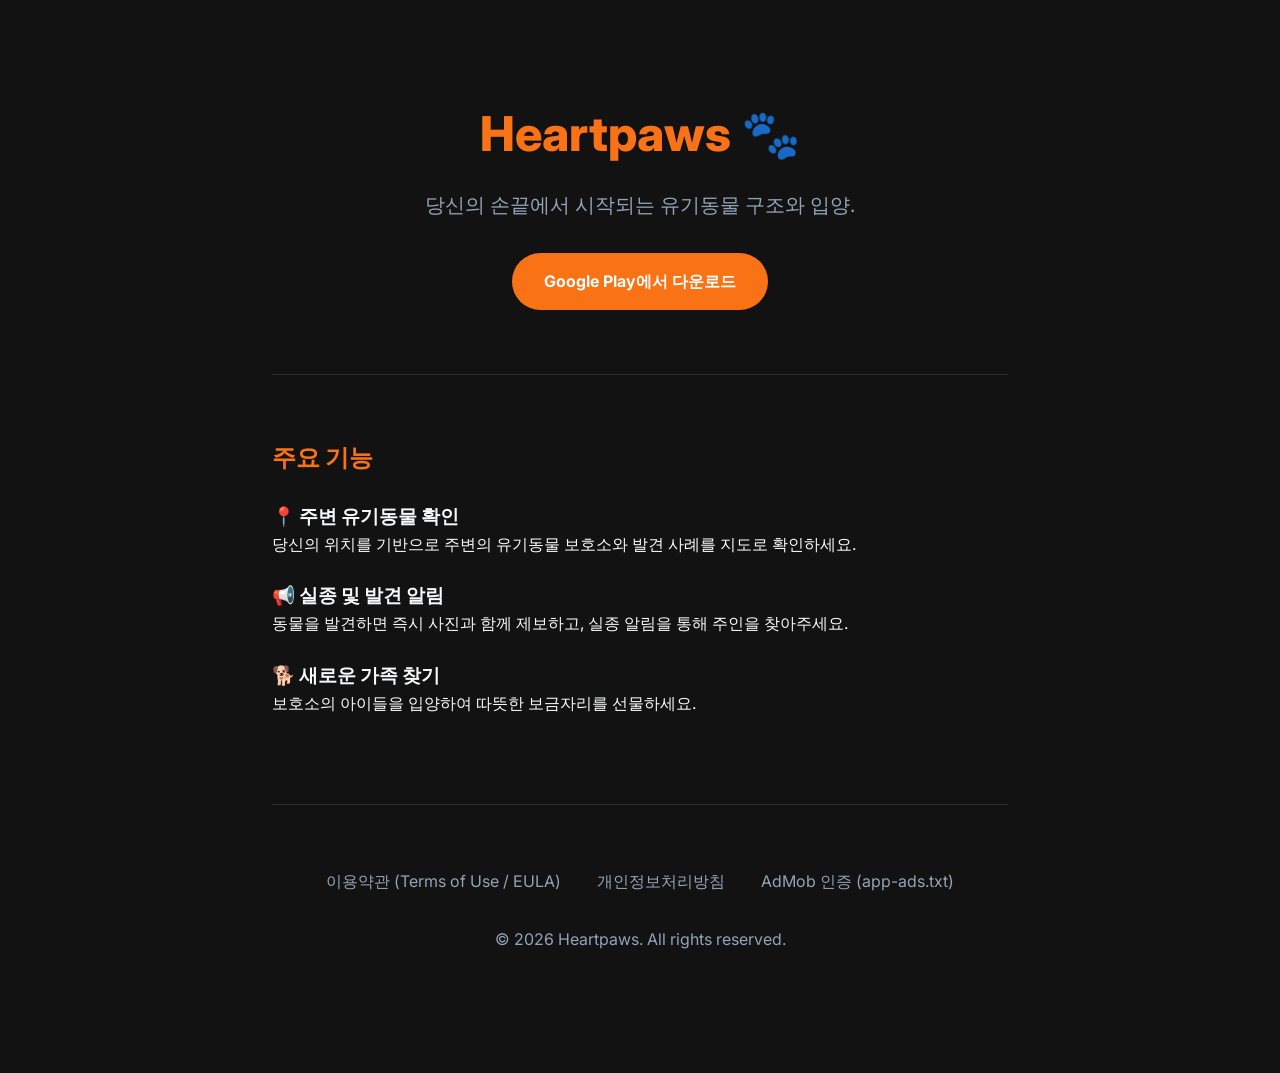
<file: index.html>
<!DOCTYPE html>
<html lang="ko">
<head>
    <meta charset="UTF-8">
    <meta name="viewport" content="width=device-width, initial-scale=1.0">
    <title>Heartpaws - Adopt and Protect Stray Animals</title>
    <link rel="stylesheet" href="styles.css">
    <link rel="preconnect" href="https://fonts.googleapis.com">
    <link rel="preconnect" href="https://fonts.gstatic.com" crossorigin>
    <link href="https://fonts.googleapis.com/css2?family=Inter:wght@400;700;800&display=swap" rel="stylesheet">
</head>
<body>
    <div class="container">
        <header>
            <h1>Heartpaws 🐾</h1>
            <p class="tagline">당신의 손끝에서 시작되는 유기동물 구조와 입양.</p>
            <a href="https://play.google.com/store/apps/details?id=com.heartpaws.app" class="cta-button">Google Play에서 다운로드</a>
        </header>

        <section id="features">
            <h2>주요 기능</h2>
            <div class="feature-card">
                <h3>📍 주변 유기동물 확인</h3>
                <p>당신의 위치를 기반으로 주변의 유기동물 보호소와 발견 사례를 지도로 확인하세요.</p>
            </div>
            <div class="feature-card">
                <h3>📢 실종 및 발견 알림</h3>
                <p>동물을 발견하면 즉시 사진과 함께 제보하고, 실종 알림을 통해 주인을 찾아주세요.</p>
            </div>
            <div class="feature-card">
                <h3>🐕 새로운 가족 찾기</h3>
                <p>보호소의 아이들을 입양하여 따뜻한 보금자리를 선물하세요.</p>
            </div>
        </section>

        <footer>
            <div class="links">
                <a href="heartpaws-terms.html">이용약관 (Terms of Use / EULA)</a>
                <a href="heartpaws-privacy.html">개인정보처리방침</a>
                <a href="app-ads.txt">AdMob 인증 (app-ads.txt)</a>
            </div>
            <p>&copy; 2026 Heartpaws. All rights reserved.</p>
        </footer>
    </div>
</body>
</html>
</file>
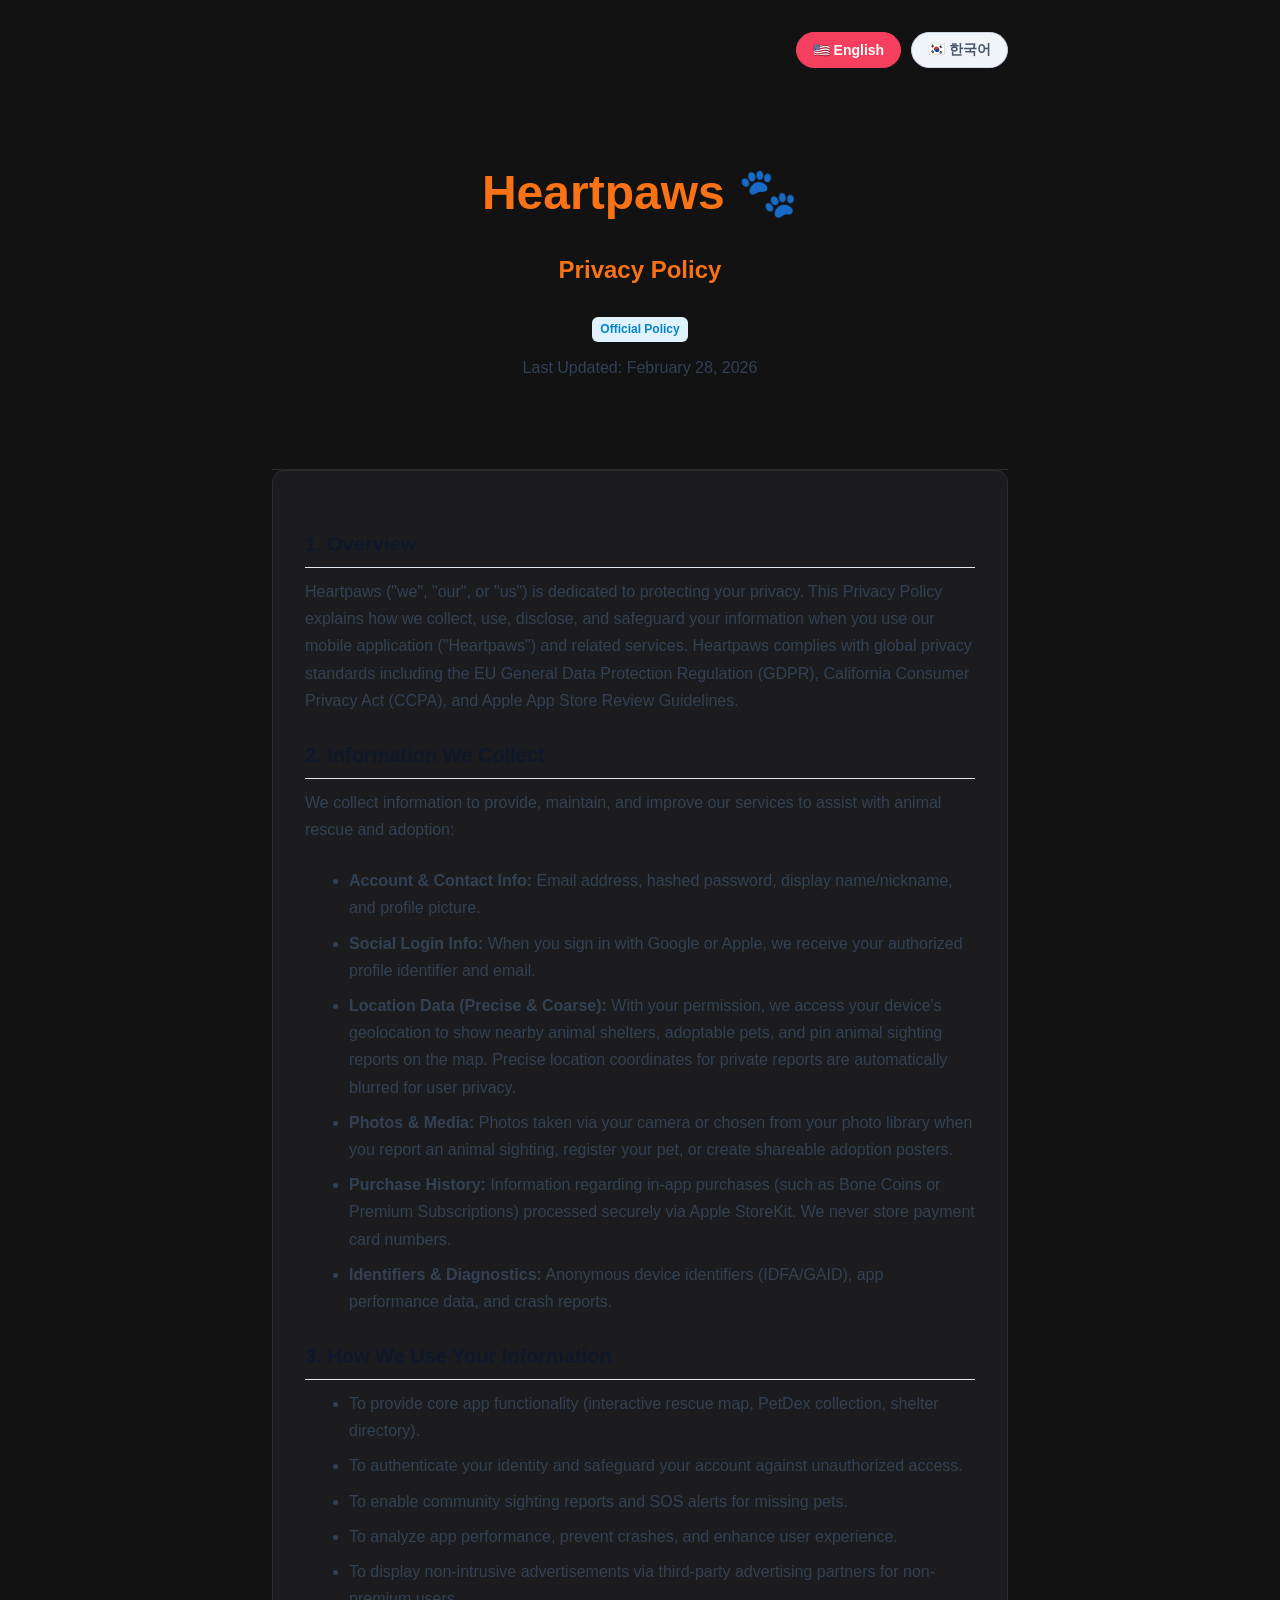
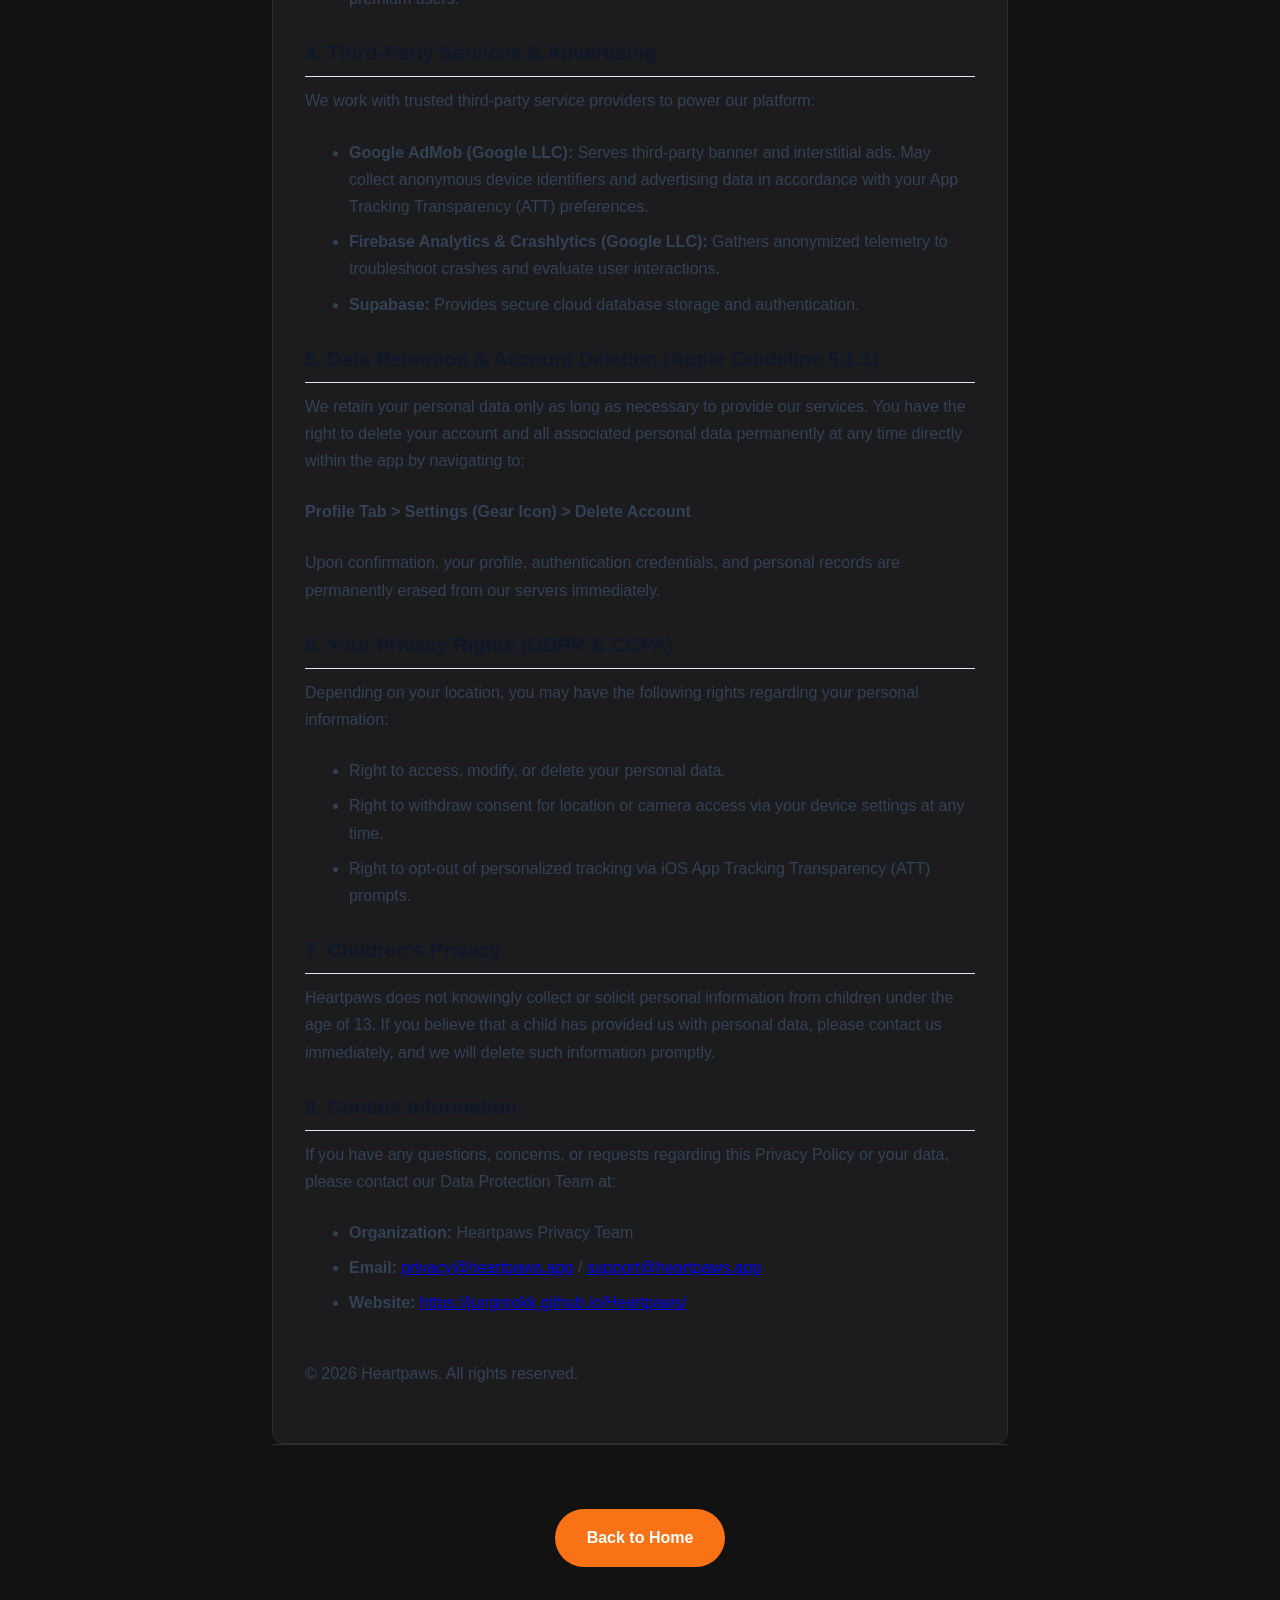
<file: heartpaws-privacy.html>
<!DOCTYPE html>
<html lang="en">
<head>
    <meta charset="UTF-8">
    <meta name="viewport" content="width=device-width, initial-scale=1.0">
    <title>Privacy Policy - Heartpaws</title>
    <link rel="stylesheet" href="styles.css">
    <style>
        .lang-switch {
            display: flex;
            justify-content: flex-end;
            gap: 10px;
            margin-bottom: 20px;
        }
        .lang-btn {
            background-color: #f1f5f9;
            color: #475569;
            border: 1px solid #cbd5e1;
            padding: 8px 16px;
            border-radius: 20px;
            font-size: 14px;
            font-weight: 600;
            cursor: pointer;
            transition: all 0.2s ease;
        }
        .lang-btn.active {
            background-color: #f43f5e;
            color: #ffffff;
            border-color: #f43f5e;
        }
        .privacy-section {
            line-height: 1.7;
            color: #334155;
        }
        .privacy-section h3 {
            color: #0f172a;
            margin-top: 24px;
            margin-bottom: 10px;
            font-size: 1.25rem;
            border-bottom: 1px solid #e2e8f0;
            padding-bottom: 6px;
        }
        .privacy-section ul {
            padding-left: 20px;
            margin-bottom: 16px;
        }
        .privacy-section li {
            margin-bottom: 8px;
        }
        .badge {
            display: inline-block;
            background: #e0f2fe;
            color: #0284c7;
            font-size: 12px;
            font-weight: 700;
            padding: 2px 8px;
            border-radius: 6px;
            margin-bottom: 12px;
        }
    </style>
</head>
<body>
    <div class="container">
        <div class="lang-switch">
            <button class="lang-btn active" onclick="setLanguage('en')">🇺🇸 English</button>
            <button class="lang-btn" onclick="setLanguage('ko')">🇰🇷 한국어</button>
        </div>

        <!-- ENGLISH PRIVACY POLICY -->
        <div id="policy-en" class="privacy-section">
            <header>
                <h1>Heartpaws 🐾</h1>
                <h2>Privacy Policy</h2>
                <span class="badge">Official Policy</span>
                <p>Last Updated: February 28, 2026</p>
            </header>

            <section class="privacy-body">
                <h3>1. Overview</h3>
                <p>Heartpaws ("we", "our", or "us") is dedicated to protecting your privacy. This Privacy Policy explains how we collect, use, disclose, and safeguard your information when you use our mobile application ("Heartpaws") and related services. Heartpaws complies with global privacy standards including the EU General Data Protection Regulation (GDPR), California Consumer Privacy Act (CCPA), and Apple App Store Review Guidelines.</p>

                <h3>2. Information We Collect</h3>
                <p>We collect information to provide, maintain, and improve our services to assist with animal rescue and adoption:</p>
                <ul>
                    <li><strong>Account & Contact Info:</strong> Email address, hashed password, display name/nickname, and profile picture.</li>
                    <li><strong>Social Login Info:</strong> When you sign in with Google or Apple, we receive your authorized profile identifier and email.</li>
                    <li><strong>Location Data (Precise & Coarse):</strong> With your permission, we access your device's geolocation to show nearby animal shelters, adoptable pets, and pin animal sighting reports on the map. Precise location coordinates for private reports are automatically blurred for user privacy.</li>
                    <li><strong>Photos & Media:</strong> Photos taken via your camera or chosen from your photo library when you report an animal sighting, register your pet, or create shareable adoption posters.</li>
                    <li><strong>Purchase History:</strong> Information regarding in-app purchases (such as Bone Coins or Premium Subscriptions) processed securely via Apple StoreKit. We never store payment card numbers.</li>
                    <li><strong>Identifiers & Diagnostics:</strong> Anonymous device identifiers (IDFA/GAID), app performance data, and crash reports.</li>
                </ul>

                <h3>3. How We Use Your Information</h3>
                <ul>
                    <li>To provide core app functionality (interactive rescue map, PetDex collection, shelter directory).</li>
                    <li>To authenticate your identity and safeguard your account against unauthorized access.</li>
                    <li>To enable community sighting reports and SOS alerts for missing pets.</li>
                    <li>To analyze app performance, prevent crashes, and enhance user experience.</li>
                    <li>To display non-intrusive advertisements via third-party advertising partners for non-premium users.</li>
                </ul>

                <h3>4. Third-Party Services & Advertising</h3>
                <p>We work with trusted third-party service providers to power our platform:</p>
                <ul>
                    <li><strong>Google AdMob (Google LLC):</strong> Serves third-party banner and interstitial ads. May collect anonymous device identifiers and advertising data in accordance with your App Tracking Transparency (ATT) preferences.</li>
                    <li><strong>Firebase Analytics & Crashlytics (Google LLC):</strong> Gathers anonymized telemetry to troubleshoot crashes and evaluate user interactions.</li>
                    <li><strong>Supabase:</strong> Provides secure cloud database storage and authentication.</li>
                </ul>

                <h3>5. Data Retention & Account Deletion (Apple Guideline 5.1.1)</h3>
                <p>We retain your personal data only as long as necessary to provide our services. You have the right to delete your account and all associated personal data permanently at any time directly within the app by navigating to:</p>
                <p><strong>Profile Tab &gt; Settings (Gear Icon) &gt; Delete Account</strong></p>
                <p>Upon confirmation, your profile, authentication credentials, and personal records are permanently erased from our servers immediately.</p>

                <h3>6. Your Privacy Rights (GDPR & CCPA)</h3>
                <p>Depending on your location, you may have the following rights regarding your personal information:</p>
                <ul>
                    <li>Right to access, modify, or delete your personal data.</li>
                    <li>Right to withdraw consent for location or camera access via your device settings at any time.</li>
                    <li>Right to opt-out of personalized tracking via iOS App Tracking Transparency (ATT) prompts.</li>
                </ul>

                <h3>7. Children's Privacy</h3>
                <p>Heartpaws does not knowingly collect or solicit personal information from children under the age of 13. If you believe that a child has provided us with personal data, please contact us immediately, and we will delete such information promptly.</p>

                <h3>8. Contact Information</h3>
                <p>If you have any questions, concerns, or requests regarding this Privacy Policy or your data, please contact our Data Protection Team at:</p>
                <ul>
                    <li><strong>Organization:</strong> Heartpaws Privacy Team</li>
                    <li><strong>Email:</strong> <a href="mailto:privacy@heartpaws.app">privacy@heartpaws.app</a> / <a href="mailto:support@heartpaws.app">support@heartpaws.app</a></li>
                    <li><strong>Website:</strong> <a href="https://jungmokk.github.io/Heartpaws/">https://jungmokk.github.io/Heartpaws/</a></li>
                </ul>

                <br>
                <p>&copy; 2026 Heartpaws. All rights reserved.</p>
            </section>
        </div>

        <!-- KOREAN PRIVACY POLICY -->
        <div id="policy-ko" class="privacy-section" style="display: none;">
            <header>
                <h1>Heartpaws 🐾</h1>
                <h2>개인정보처리방침</h2>
                <span class="badge">공식 방침</span>
                <p>최종 수정일: 2026년 2월 28일</p>
            </header>

            <section class="privacy-body">
                <h3>1. 개요</h3>
                <p>Heartpaws(이하 "회사")는 이용자의 개인정보를 소중하게 생각하며, 「개인정보 보호법」 및 글로벌 개인정보 보호 가이드라인(GDPR, CCPA, Apple App Store 심사 기준)을 철저히 준수합니다. 본 개인정보처리방침은 회사가 수집하는 정보의 항목, 이용 목적, 보관 기간 및 이용자의 권리에 대해 설명합니다.</p>

                <h3>2. 수집하는 개인정보 항목</h3>
                <ul>
                    <li><strong>계정 및 연락처:</strong> 이메일 주소, 암호화된 비밀번호, 표시 이름(닉네임), 프로필 사진</li>
                    <li><strong>소셜 로그인 정보:</strong> Google, Apple 로그인 시 제공되는 고유 식별자 및 이메일</li>
                    <li><strong>위치 정보:</strong> 내 주변 동물보호소 및 입양 동물 탐색, 유기동물 발견 제보 핀 등록을 위한 GPS 좌표 (개인정보 보호를 위해 비공개 제보 시 좌표는 자동 블러 처리됩니다)</li>
                    <li><strong>사진 및 미디어:</strong> 카메라로 촬영하거나 앨범에서 선택한 동물 사진 (제보, 펫 프로필 등록, 입양 홍보 포스터 생성용)</li>
                    <li><strong>인앱 결제 내역:</strong> Apple StoreKit을 통해 안전하게 처리되는 코인 및 구독 결제 내역 (신용카드 번호는 개발자가 일체 보관하지 않습니다)</li>
                    <li><strong>기기 및 진단 정보:</strong> 익명 광고 식별자(IDFA), 앱 오류 및 크래시 로그</li>
                </ul>

                <h3>3. 개인정보의 수집 및 이용 목적</h3>
                <ul>
                    <li>서비스 기본 기능 제공 (유기동물 지도 확인, 도감 수집, 보호소 연락망)</li>
                    <li>회원 가입, 로그인 인증 및 계정 보안 유지</li>
                    <li>동네 유기동물 제보 등록 및 실종 펫 SOS 알림 발송</li>
                    <li>앱 성능 개선, 버그 수정 및 안정성 유지</li>
                    <li>무료 이용자를 위한 맞춤형 광고 노출 (Google AdMob)</li>
                </ul>

                <h3>4. 제3자 서비스 및 광고 사업자</h3>
                <ul>
                    <li><strong>Google AdMob:</strong> 배너 및 전면 광고 제공 (이용자의 추적 동의(ATT) 설정에 따라 익명 광고 식별자 활용)</li>
                    <li><strong>Firebase Analytics & Crashlytics:</strong> 앱 이용 통계 및 크래시 분석</li>
                    <li><strong>Supabase:</strong> 안전한 클라우드 데이터베이스 및 사용자 인증 서비스</li>
                </ul>

                <h3>5. 개인정보 보유 및 즉시 삭제 (계정 탈퇴)</h3>
                <p>이용자는 언제든지 앱 내에서 본인의 계정 및 모든 관련 데이터를 즉시 영구 삭제할 수 있습니다:</p>
                <p><strong>프로필 탭 &gt; 설정 (톱니바퀴 아이콘) &gt; 계정 탈퇴 (Delete Account)</strong></p>
                <p>탈퇴 시 서버에 저장된 이용자의 프로필, 인증 정보 및 개인 데이터는 즉각 파기됩니다.</p>

                <h3>6. 이용자의 권리 및 거부 방법</h3>
                <p>이용자는 언제든지 기기 설정에서 위치 및 카메라 접근 권한을 철회하거나, iOS '추적 요청 금지' 설정을 통해 맞춤형 광고 추적을 거부할 수 있습니다.</p>

                <h3>7. 개인정보 보호책임자 및 문의처</h3>
                <ul>
                    <li><strong>담당:</strong> Heartpaws 개인정보 보호팀</li>
                    <li><strong>이메일:</strong> <a href="mailto:privacy@heartpaws.app">privacy@heartpaws.app</a> / <a href="mailto:support@heartpaws.app">support@heartpaws.app</a></li>
                    <li><strong>웹사이트:</strong> <a href="https://jungmokk.github.io/Heartpaws/">https://jungmokk.github.io/Heartpaws/</a></li>
                </ul>

                <br>
                <p>&copy; 2026 Heartpaws. All rights reserved.</p>
            </section>
        </div>

        <footer>
            <a href="index.html" class="cta-button" id="home-link">Back to Home</a>
        </footer>
    </div>

    <script>
        function setLanguage(lang) {
            const enPolicy = document.getElementById('policy-en');
            const koPolicy = document.getElementById('policy-ko');
            const homeLink = document.getElementById('home-link');
            const buttons = document.querySelectorAll('.lang-btn');

            if (lang === 'ko') {
                enPolicy.style.display = 'none';
                koPolicy.style.display = 'block';
                homeLink.textContent = '홈으로 돌아가기';
                buttons[0].classList.remove('active');
                buttons[1].classList.add('active');
                document.documentElement.lang = 'ko';
            } else {
                enPolicy.style.display = 'block';
                koPolicy.style.display = 'none';
                homeLink.textContent = 'Back to Home';
                buttons[0].classList.add('active');
                buttons[1].classList.remove('active');
                document.documentElement.lang = 'en';
            }
        }
    </script>
</body>
</html>
</file>
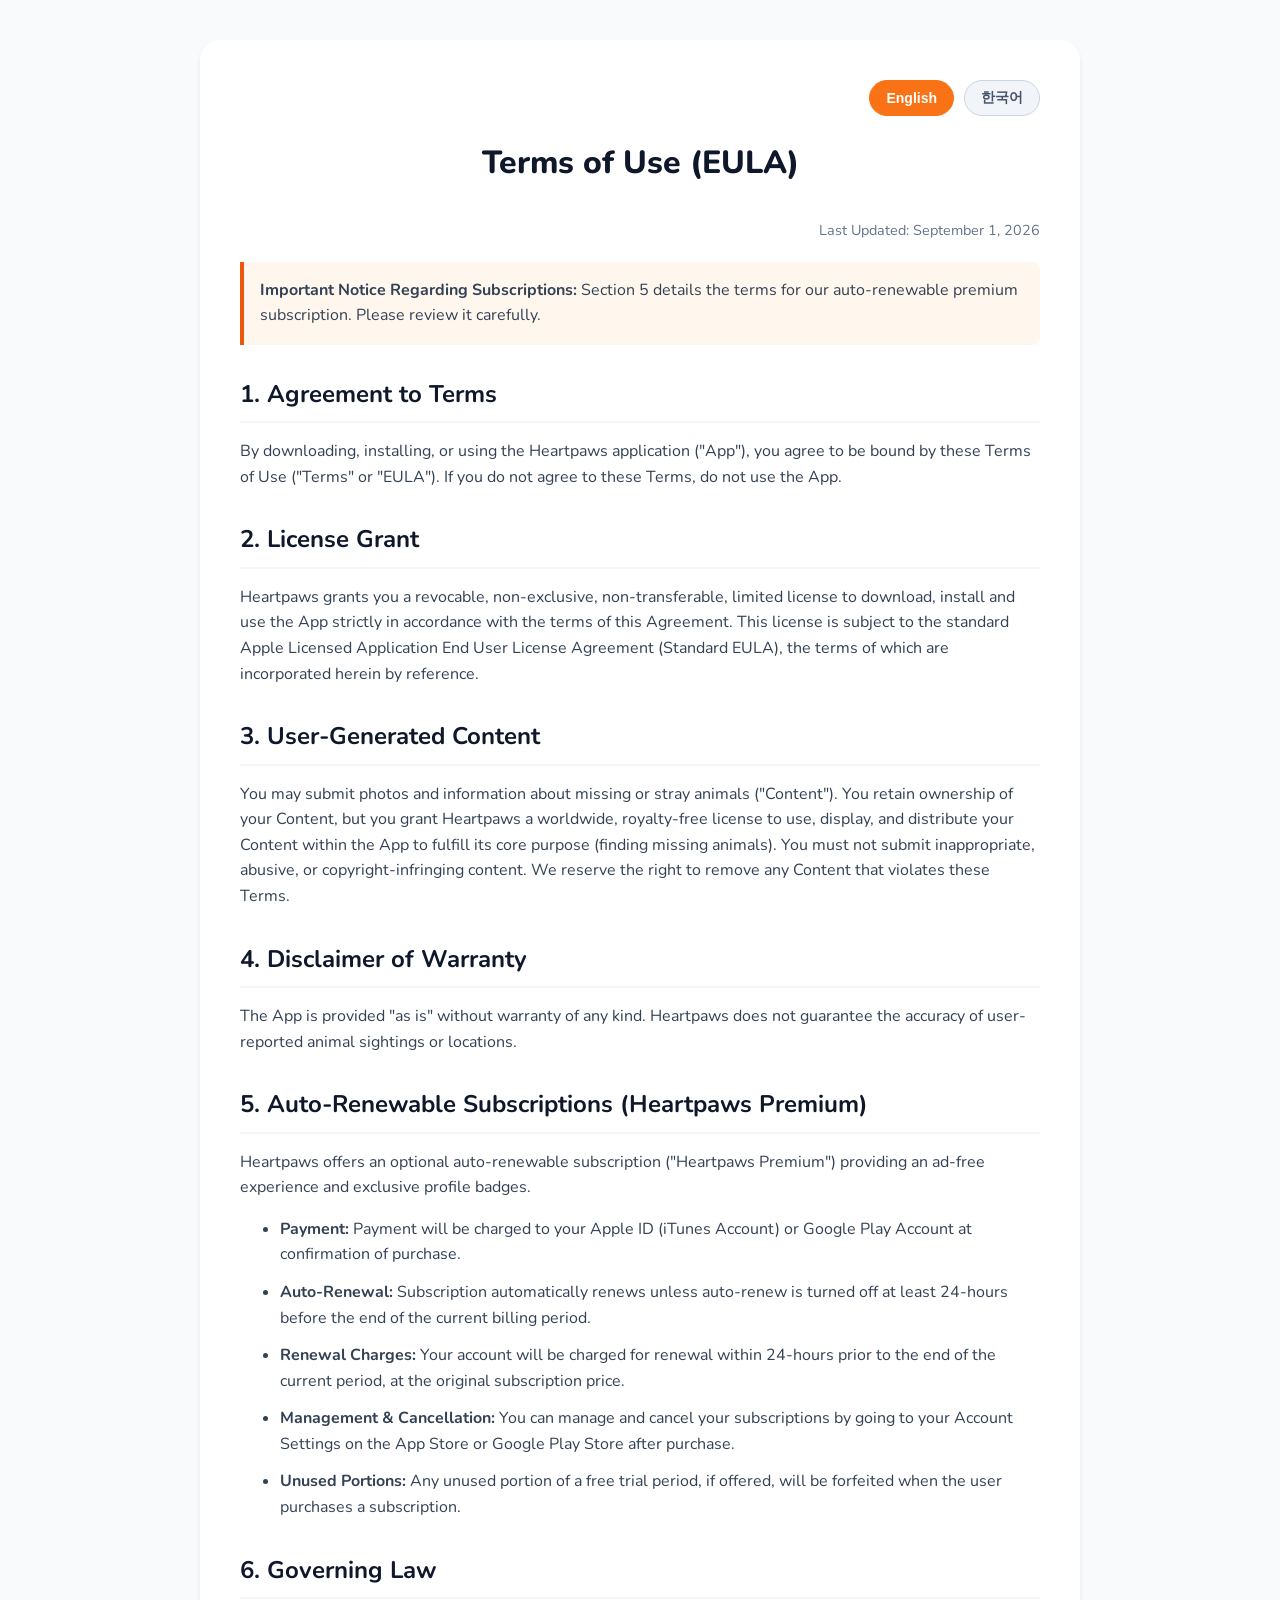
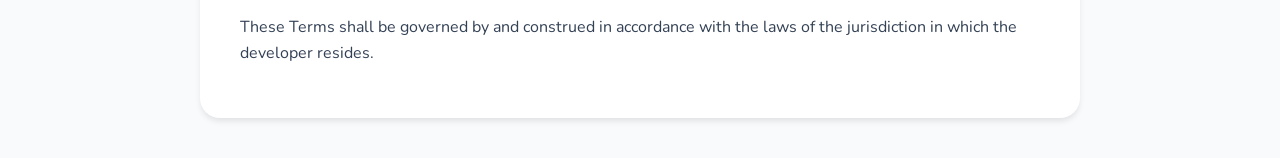
<file: heartpaws-terms.html>
<!DOCTYPE html>
<html lang="en">
<head>
    <meta charset="UTF-8">
    <meta name="viewport" content="width=device-width, initial-scale=1.0">
    <title>Terms of Use (EULA) - Heartpaws</title>
    <link href="https://fonts.googleapis.com/css2?family=Nunito:wght@400;600;700;800&family=Noto+Sans+KR:wght@400;500;700&display=swap" rel="stylesheet">
    <style>
        body { font-family: 'Nunito', 'Noto Sans KR', sans-serif; line-height: 1.6; color: #334155; background-color: #f8fafc; margin: 0; padding: 0; }
        .container { max-width: 800px; margin: 40px auto; background: white; padding: 40px; border-radius: 20px; box-shadow: 0 4px 6px -1px rgba(0, 0, 0, 0.1); }
        h1 { color: #0f172a; text-align: center; margin-bottom: 30px; font-weight: 800; }
        h2 { color: #0f172a; margin-top: 30px; margin-bottom: 12px; border-bottom: 2px solid #f1f5f9; padding-bottom: 8px; font-weight: 700; }
        h3 { color: #1e293b; margin-top: 20px; margin-bottom: 8px; font-weight: 600; }
        p, ul, li { margin-bottom: 12px; }
        .lang-switch { display: flex; justify-content: flex-end; gap: 10px; margin-bottom: 20px; }
        .lang-btn { background-color: #f1f5f9; color: #475569; border: 1px solid #cbd5e1; padding: 8px 16px; border-radius: 20px; font-size: 14px; font-weight: 600; cursor: pointer; transition: all 0.2s ease; }
        .lang-btn.active { background-color: #f97316; color: #ffffff; border-color: #f97316; }
        .last-updated { text-align: right; color: #64748b; font-size: 0.9em; margin-bottom: 20px; }
        .content-en, .content-ko { display: none; }
        .content-en.active, .content-ko.active { display: block; }
        .alert-box { background-color: #fff7ed; border-left: 4px solid #ea580c; padding: 16px; margin: 20px 0; border-radius: 0 8px 8px 0; }
    </style>
</head>
<body>
    <div class="container">
        <div class="lang-switch">
            <button class="lang-btn active" onclick="switchLang('en')" id="btn-en">English</button>
            <button class="lang-btn" onclick="switchLang('ko')" id="btn-ko">한국어</button>
        </div>
        <div id="content-en" class="content-en active">
            <h1>Terms of Use (EULA)</h1>
            <div class="last-updated">Last Updated: September 1, 2026</div>
            <div class="alert-box">
                <strong>Important Notice Regarding Subscriptions:</strong> Section 5 details the terms for our auto-renewable premium subscription. Please review it carefully.
            </div>
            <h2>1. Agreement to Terms</h2>
            <p>By downloading, installing, or using the Heartpaws application ("App"), you agree to be bound by these Terms of Use ("Terms" or "EULA"). If you do not agree to these Terms, do not use the App.</p>
            <h2>2. License Grant</h2>
            <p>Heartpaws grants you a revocable, non-exclusive, non-transferable, limited license to download, install and use the App strictly in accordance with the terms of this Agreement. This license is subject to the standard Apple Licensed Application End User License Agreement (Standard EULA), the terms of which are incorporated herein by reference.</p>
            <h2>3. User-Generated Content</h2>
            <p>You may submit photos and information about missing or stray animals ("Content"). You retain ownership of your Content, but you grant Heartpaws a worldwide, royalty-free license to use, display, and distribute your Content within the App to fulfill its core purpose (finding missing animals). You must not submit inappropriate, abusive, or copyright-infringing content. We reserve the right to remove any Content that violates these Terms.</p>
            <h2>4. Disclaimer of Warranty</h2>
            <p>The App is provided "as is" without warranty of any kind. Heartpaws does not guarantee the accuracy of user-reported animal sightings or locations.</p>
            <h2>5. Auto-Renewable Subscriptions (Heartpaws Premium)</h2>
            <p>Heartpaws offers an optional auto-renewable subscription ("Heartpaws Premium") providing an ad-free experience and exclusive profile badges.</p>
            <ul>
                <li><strong>Payment:</strong> Payment will be charged to your Apple ID (iTunes Account) or Google Play Account at confirmation of purchase.</li>
                <li><strong>Auto-Renewal:</strong> Subscription automatically renews unless auto-renew is turned off at least 24-hours before the end of the current billing period.</li>
                <li><strong>Renewal Charges:</strong> Your account will be charged for renewal within 24-hours prior to the end of the current period, at the original subscription price.</li>
                <li><strong>Management & Cancellation:</strong> You can manage and cancel your subscriptions by going to your Account Settings on the App Store or Google Play Store after purchase.</li>
                <li><strong>Unused Portions:</strong> Any unused portion of a free trial period, if offered, will be forfeited when the user purchases a subscription.</li>
            </ul>
            <h2>6. Governing Law</h2>
            <p>These Terms shall be governed by and construed in accordance with the laws of the jurisdiction in which the developer resides.</p>
        </div>
        <div id="content-ko" class="content-ko">
            <h1>이용약관 (EULA)</h1>
            <div class="last-updated">최종 수정일: 2026년 9월 1일</div>
            <div class="alert-box">
                <strong>정기구독에 관한 중요 안내:</strong> 제5조에서 자동 갱신형 프리미엄 구독에 대한 조건을 자세히 설명하고 있습니다. 주의 깊게 확인해 주시기 바랍니다.
            </div>
            <h2>1. 약관의 동의</h2>
            <p>Heartpaws 애플리케이션(이하 "앱")을 다운로드, 설치 또는 사용함으로써 귀하는 본 이용약관(이하 "약관" 또는 "EULA")에 동의하게 됩니다. 동의하지 않으실 경우 앱을 사용하실 수 없습니다.</p>
            <h2>2. 라이선스 부여</h2>
            <p>Heartpaws는 귀하에게 본 약관에 따라 앱을 다운로드, 설치 및 사용할 수 있는 제한적 라이선스를 부여합니다. 본 라이선스는 Apple의 표준 라이선스 애플리케이션 최종 사용자 라이선스 계약(Standard EULA)의 적용을 받으며, 해당 조항은 본 약관에 참조로 포함됩니다.</p>
            <h2>3. 사용자 생성 콘텐츠</h2>
            <p>귀하는 유기동물 또는 실종 동물에 대한 사진과 정보("콘텐츠")를 등록할 수 있습니다. 귀하는 콘텐츠의 소유권을 유지하지만, Heartpaws가 앱의 핵심 목적(동물 찾기)을 달성하기 위해 앱 내에서 귀하의 콘텐츠를 사용, 표시 및 배포할 수 있는 권리를 부여합니다.</p>
            <h2>4. 보증 부인</h2>
            <p>앱은 "있는 그대로" 제공되며 어떠한 종류의 보증도 하지 않습니다. Heartpaws는 사용자가 제보한 동물 목격 정보나 위치의 정확성을 보장하지 않습니다.</p>
            <h2>5. 자동 갱신형 정기구독 (Heartpaws 프리미엄)</h2>
            <p>Heartpaws는 광고 없는 환경과 특별 프로필 배지를 제공하는 선택적 자동 갱신형 정기구독("Heartpaws 프리미엄")을 제공합니다.</p>
            <ul>
                <li><strong>결제:</strong> 결제는 구매 확인 시 귀하의 Apple ID(iTunes 계정) 또는 Google Play 계정으로 청구됩니다.</li>
                <li><strong>자동 갱신:</strong> 현재 구독 기간이 끝나기 최소 24시간 전에 자동 갱신을 끄지 않으면 구독이 자동으로 갱신됩니다.</li>
                <li><strong>갱신 청구:</strong> 현재 구독 기간이 끝나기 전 24시간 이내에 계정에 갱신 비용이 청구됩니다.</li>
                <li><strong>관리 및 취소:</strong> 구매 후 App Store 또는 Google Play 스토어의 계정 설정으로 이동하여 구독을 관리하고 취소할 수 있습니다.</li>
            </ul>
            <h2>6. 준거법</h2>
            <p>본 약관은 개발자가 거주하는 관할권의 법률에 따라 규율되고 해석됩니다.</p>
        </div>
    </div>
    <script>
        function switchLang(lang) {
            document.getElementById('content-en').classList.remove('active');
            document.getElementById('content-ko').classList.remove('active');
            document.getElementById('btn-en').classList.remove('active');
            document.getElementById('btn-ko').classList.remove('active');
            document.getElementById('content-' + lang).classList.add('active');
            document.getElementById('btn-' + lang).classList.add('active');
        }
    </script>
</body>
</html>
</file>
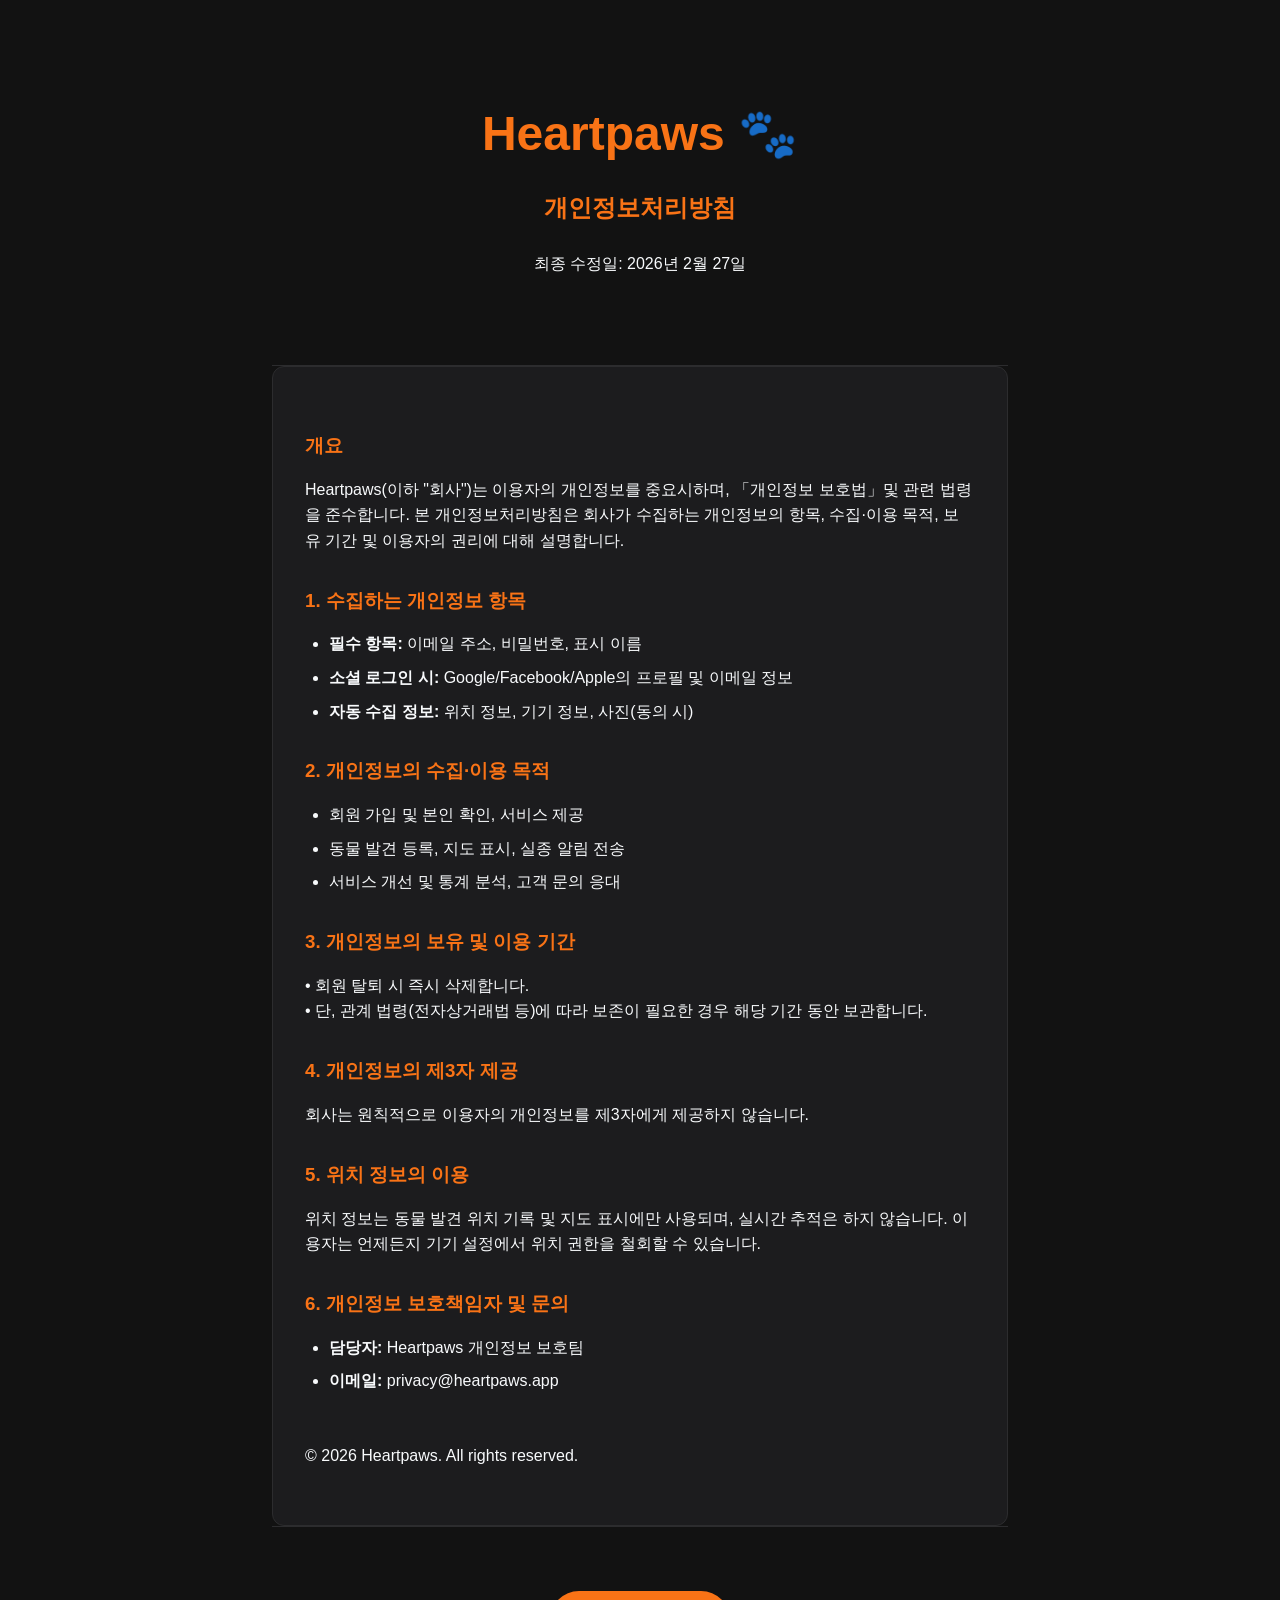
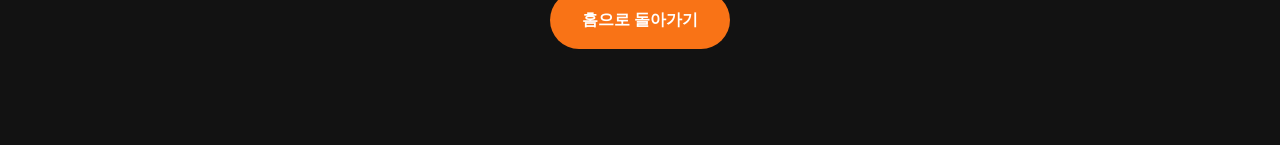
<file: privacy.html>
<!DOCTYPE html>
<html lang="ko">
<head>
    <meta charset="UTF-8">
    <meta name="viewport" content="width=device-width, initial-scale=1.0">
    <title>개인정보처리방침 - Heartpaws</title>
    <link rel="stylesheet" href="styles.css">
</head>
<body>
    <div class="container">
        <header>
            <h1>Heartpaws 🐾</h1>
            <h2>개인정보처리방침</h2>
            <p>최종 수정일: 2026년 2월 27일</p>
        </header>

        <section class="privacy-body">
            <h3>개요</h3>
            <p>Heartpaws(이하 "회사")는 이용자의 개인정보를 중요시하며, 「개인정보 보호법」및 관련 법령을 준수합니다. 본 개인정보처리방침은 회사가 수집하는 개인정보의 항목, 수집·이용 목적, 보유 기간 및 이용자의 권리에 대해 설명합니다.</p>

            <h3>1. 수집하는 개인정보 항목</h3>
            <ul>
                <li><strong>필수 항목:</strong> 이메일 주소, 비밀번호, 표시 이름</li>
                <li><strong>소셜 로그인 시:</strong> Google/Facebook/Apple의 프로필 및 이메일 정보</li>
                <li><strong>자동 수집 정보:</strong> 위치 정보, 기기 정보, 사진(동의 시)</li>
            </ul>

            <h3>2. 개인정보의 수집·이용 목적</h3>
            <ul>
                <li>회원 가입 및 본인 확인, 서비스 제공</li>
                <li>동물 발견 등록, 지도 표시, 실종 알림 전송</li>
                <li>서비스 개선 및 통계 분석, 고객 문의 응대</li>
            </ul>

            <h3>3. 개인정보의 보유 및 이용 기간</h3>
            <p>• 회원 탈퇴 시 즉시 삭제합니다.<br>
            • 단, 관계 법령(전자상거래법 등)에 따라 보존이 필요한 경우 해당 기간 동안 보관합니다.</p>

            <h3>4. 개인정보의 제3자 제공</h3>
            <p>회사는 원칙적으로 이용자의 개인정보를 제3자에게 제공하지 않습니다.</p>

            <h3>5. 위치 정보의 이용</h3>
            <p>위치 정보는 동물 발견 위치 기록 및 지도 표시에만 사용되며, 실시간 추적은 하지 않습니다. 이용자는 언제든지 기기 설정에서 위치 권한을 철회할 수 있습니다.</p>

            <h3>6. 개인정보 보호책임자 및 문의</h3>
            <ul>
                <li><strong>담당자:</strong> Heartpaws 개인정보 보호팀</li>
                <li><strong>이메일:</strong> privacy@heartpaws.app</li>
            </ul>

            <br>
            <p>&copy; 2026 Heartpaws. All rights reserved.</p>
        </section>

        <footer>
            <a href="index.html" class="cta-button">홈으로 돌아가기</a>
        </footer>
    </div>
</body>
</html>
</file>
<file: styles.css>
:root {
    --primary: #f97316;
    --background: #121212;
    --surface: #1c1c1e;
    --text: #f8fafc;
    --text-dim: #94a3b8;
    --border: #2c2c2e;
}

* {
    margin: 0;
    padding: 0;
    box-sizing: border-box;
}

body {
    font-family: 'Inter', -apple-system, BlinkMacSystemFont, "Segoe UI", Roboto, Helvetica, Arial, sans-serif;
    background-color: var(--background);
    color: var(--text);
    line-height: 1.6;
}

.container {
    max-width: 800px;
    margin: 0 auto;
    padding: 2rem;
}

header {
    text-align: center;
    padding: 4rem 0;
    border-bottom: 1px solid var(--border);
}

h1 {
    color: var(--primary);
    font-size: 3rem;
    font-weight: 800;
    margin-bottom: 1rem;
}

.tagline {
    font-size: 1.25rem;
    color: var(--text-dim);
    margin-bottom: 2rem;
}

.cta-button {
    display: inline-block;
    background-color: var(--primary);
    color: white;
    padding: 1rem 2rem;
    border-radius: 9999px;
    text-decoration: none;
    font-weight: 700;
    transition: transform 0.2s, background-color 0.2s;
}

.cta-button:hover {
    transform: translateY(-2px);
    background-color: #ea580c;
}

section {
    padding: 4rem 0;
}

h2 {
    color: var(--primary);
    margin-bottom: 1.5rem;
    font-size: 1.5rem;
}

p {
    margin-bottom: 1.5rem;
}

footer {
    text-align: center;
    padding: 4rem 0;
    color: var(--text-dim);
    border-top: 1px solid var(--border);
}

.links {
    margin-bottom: 2rem;
}

.links a {
    color: var(--text-dim);
    text-decoration: none;
    margin: 0 1rem;
    transition: color 0.2s;
}

.links a:hover {
    color: var(--primary);
}

/* Privacy Page Specific */
.privacy-body {
    background: var(--surface);
    padding: 2rem;
    border-radius: 12px;
    border: 1px solid var(--border);
}

.privacy-body h3 {
    margin-top: 2rem;
    margin-bottom: 1rem;
    color: var(--primary);
}

.privacy-body ul {
    margin-left: 1.5rem;
    margin-bottom: 1.5rem;
}

.privacy-body li {
    margin-bottom: 0.5rem;
}
</file>
